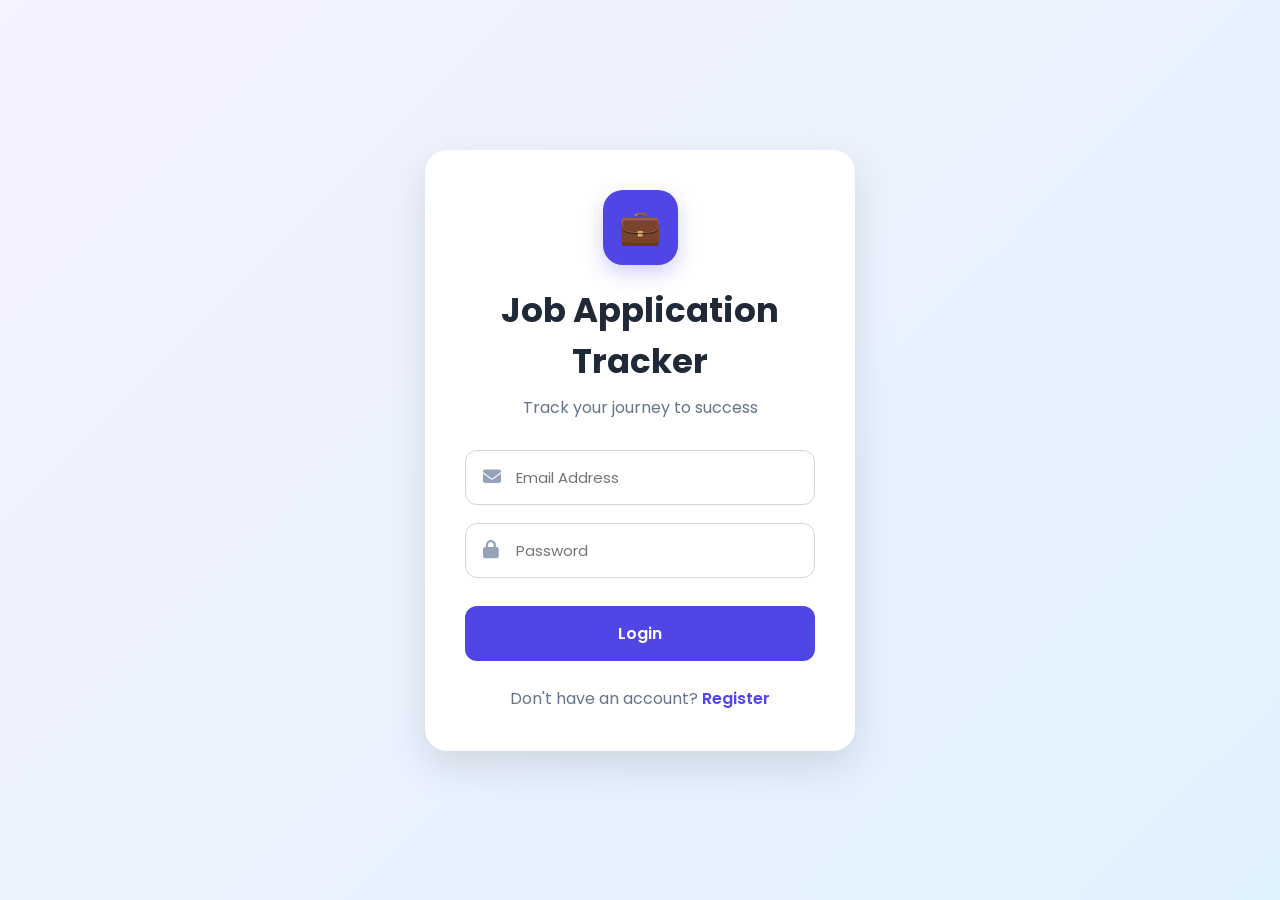
<file: frontend/index.html>
<!DOCTYPE html>
<html lang="en">

<head>

    <meta charset="UTF-8">
    <meta name="viewport" content="width=device-width, initial-scale=1.0">

    <title>Job Application Tracker</title>

    <link rel="stylesheet" href="css/style.css">

    <link href="https://fonts.googleapis.com/css2?family=Poppins:wght@300;400;500;600;700&display=swap"
          rel="stylesheet">

    <link rel="stylesheet"
          href="https://cdnjs.cloudflare.com/ajax/libs/font-awesome/6.6.0/css/all.min.css">

</head>

<body>

<div class="container">

    <div class="logo">
        💼
    </div>

    <h1>Job Application Tracker</h1>

    <p class="subtitle">
        Track your journey to success
    </p>

    <form id="loginForm">

        <div class="input-box">

            <i class="fa-solid fa-envelope"></i>

            <input
                    type="email"
                    id="email"
                    placeholder="Email Address"
                    required>

        </div>

        <div class="input-box">

            <i class="fa-solid fa-lock"></i>

            <input
                    type="password"
                    id="password"
                    placeholder="Password"
                    required>

        </div>

        <button type="submit">
            Login
        </button>

    </form>

    <p class="bottom-text">

        Don't have an account?

        <a href="register.html">

            Register

        </a>

    </p>

</div>

<script src="js/config.js"></script>
<script src="js/auth.js"></script>

</body>

</html>
</file>
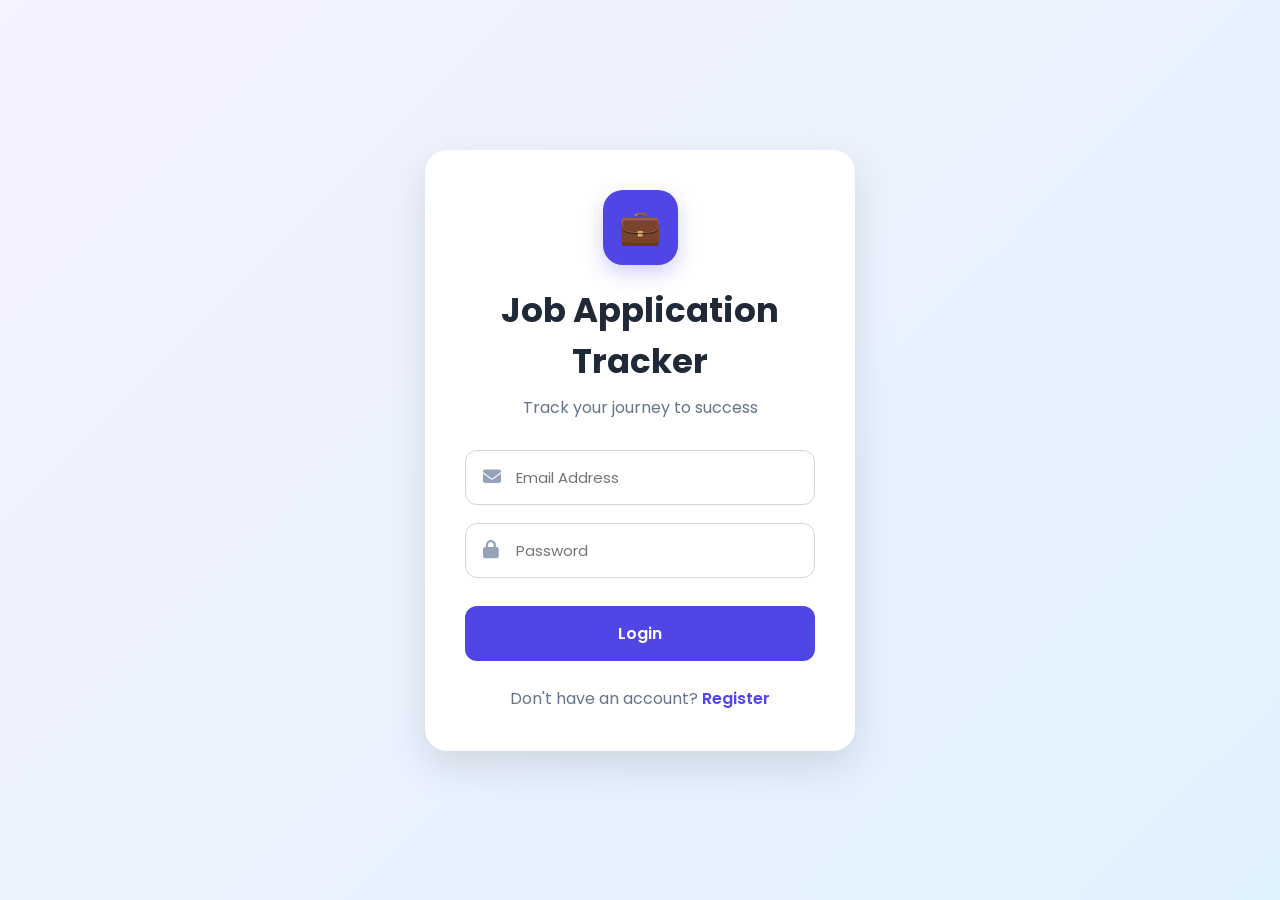
<file: frontend/dashboard.html>
<!DOCTYPE html>
<html lang="en">

<head>
    <meta charset="UTF-8">
    <meta name="viewport" content="width=device-width, initial-scale=1.0">
    <title>Job Application Tracker</title>

    <link rel="stylesheet" href="css/style.css">
</head>

<body class="dashboard-page">

<div class="dashboard">

    <!-- Header -->

    <div class="header">

        <div class="header-title">

            <h1>💼 Job Application Tracker</h1>

            <p class="dashboard-subtitle">
                Track every application and stay organized.
            </p>

        </div>

        <div class="header-buttons">

            <button id="addJobBtn">
                Add Job
            </button>

            <button id="logoutBtn">
                Logout
            </button>

        </div>

    </div>

    <!-- Job Form -->

    <div id="jobFormContainer" style="display:none; margin-bottom:30px;">

        <form id="jobForm">

            <input
                    type="text"
                    id="company"
                    placeholder="Company"
                    required
            >

            <input
                    type="text"
                    id="role"
                    placeholder="Role"
                    required
            >

            <input
                    type="text"
                    id="location"
                    placeholder="Location"
                    required
            >

            <select id="status">

                <option value="Applied">Applied</option>
                <option value="Interview">Interview</option>
                <option value="Selected">Selected</option>
                <option value="Rejected">Rejected</option>

            </select>

            <button type="submit">
                Save Job
            </button>

        </form>

    </div>

    <!-- Search -->

    <div class="search-container">

        <input
                type="text"
                id="search"
                placeholder="🔍 Search by company..."
        >

    </div>

    <!-- Table -->

    <div class="table-container">

        <table>

            <thead>

            <tr>

                <th>Company</th>
                <th>Role</th>
                <th>Location</th>
                <th>Status</th>
                <th>Actions</th>

            </tr>

            </thead>

            <tbody id="jobTableBody">

            </tbody>

        </table>

    </div>

    <!-- Pagination -->

    <div class="pagination">

        <button id="previousBtn">
            Previous
        </button>

        <span id="pageNumber">
            Page 1
        </span>

        <button id="nextBtn">
            Next
        </button>

    </div>

</div>

<script src="js/config.js"></script>
<script src="js/dashboard.js"></script>

</body>

</html>
</file>
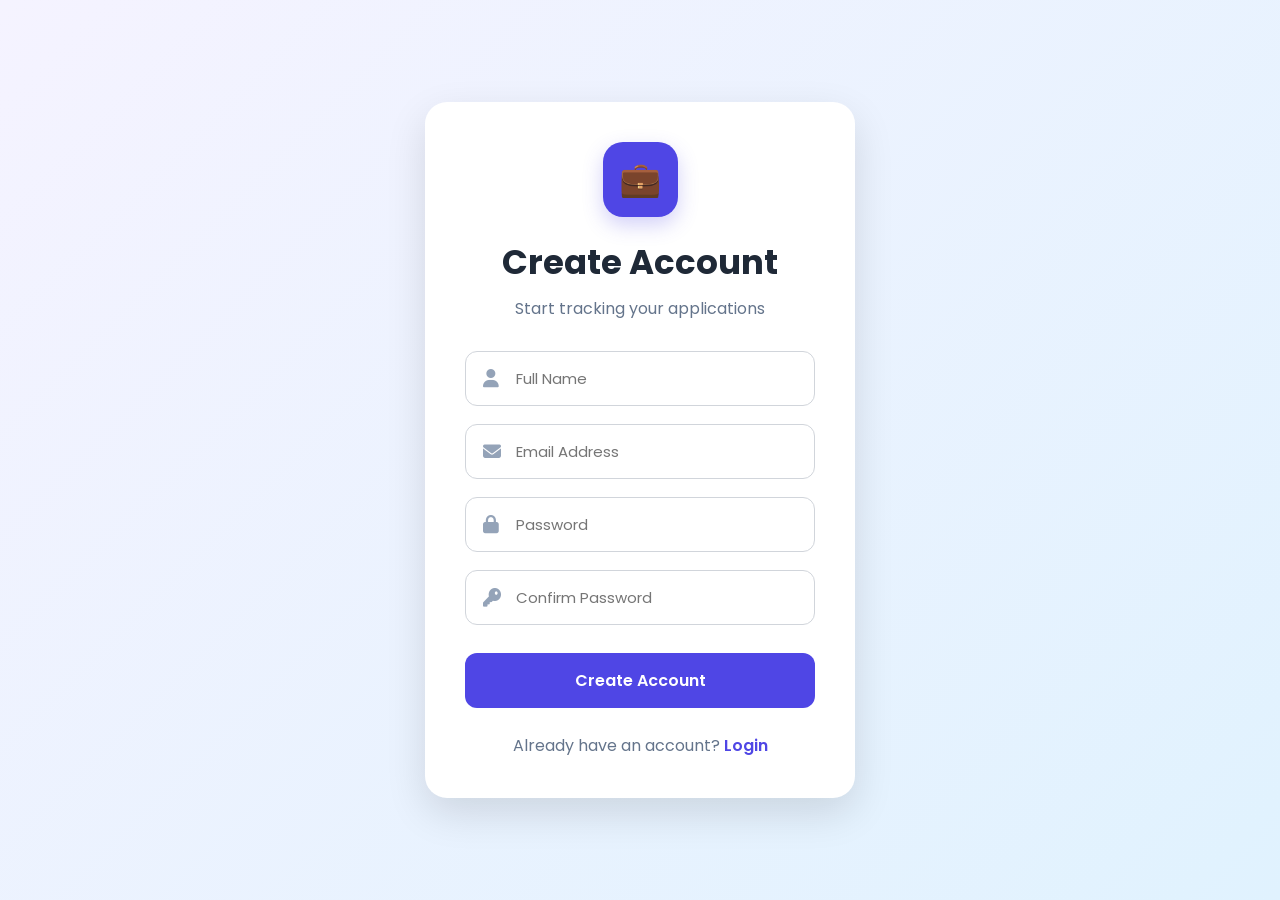
<file: frontend/register.html>
<!DOCTYPE html>
<html lang="en">

<head>

    <meta charset="UTF-8">
    <meta name="viewport" content="width=device-width, initial-scale=1.0">

    <title>Create Account</title>

    <link rel="stylesheet" href="css/style.css">

    <link href="https://fonts.googleapis.com/css2?family=Poppins:wght@300;400;500;600;700&display=swap"
          rel="stylesheet">

    <link rel="stylesheet"
          href="https://cdnjs.cloudflare.com/ajax/libs/font-awesome/6.6.0/css/all.min.css">

</head>

<body>

<div class="container">

    <div class="logo">
        💼
    </div>

    <h1>Create Account</h1>

    <p class="subtitle">
        Start tracking your applications
    </p>

    <form id="registerForm">

        <div class="input-box">

            <i class="fa-solid fa-user"></i>

            <input
                    type="text"
                    id="name"
                    placeholder="Full Name"
                    required>

        </div>

        <div class="input-box">

            <i class="fa-solid fa-envelope"></i>

            <input
                    type="email"
                    id="email"
                    placeholder="Email Address"
                    required>

        </div>

        <div class="input-box">

            <i class="fa-solid fa-lock"></i>

            <input
                    type="password"
                    id="password"
                    placeholder="Password"
                    required>

        </div>

        <div class="input-box">

            <i class="fa-solid fa-key"></i>

            <input
                    type="password"
                    id="confirmPassword"
                    placeholder="Confirm Password"
                    required>

        </div>

        <button type="submit">

            Create Account

        </button>

    </form>

    <p class="bottom-text">

        Already have an account?

        <a href="index.html">

            Login

        </a>

    </p>

</div>

<script src="js/config.js"></script>
<script src="js/auth.js"></script>

</body>

</html>
</file>
<file: frontend/css/style.css>
@import url('https://fonts.googleapis.com/css2?family=Poppins:wght@300;400;500;600;700&display=swap');

*{
    margin:0;
    padding:0;
    box-sizing:border-box;
    font-family:'Poppins',sans-serif;
}

body{

    min-height:100vh;

    display:flex;

    justify-content:center;

    align-items:center;

    overflow:hidden;

    background:linear-gradient(
        -45deg,
        #eef2ff,
        #dbeafe,
        #ede9fe,
        #e0f2fe,
        #f5f3ff
    );

    background-size:400% 400%;

    animation:gradientBG 18s ease infinite;

}

.container{

    width:430px;

    background:white;

    padding:40px;

    border-radius:22px;

    box-shadow:0 15px 40px rgba(0,0,0,.12);

}

.logo{

    width:75px;

    height:75px;

    background:#4f46e5;

    color:white;

    margin:0 auto 20px;

    display:flex;

    justify-content:center;

    align-items:center;

    border-radius:20px;

    font-size:34px;

    box-shadow:0 8px 20px rgba(79,70,229,.25);

}

h1{

    text-align:center;

    color:#1f2937;

    font-size:34px;

    font-weight:700;

}

.subtitle{

    text-align:center;

    color:#64748b;

    margin-top:8px;

    margin-bottom:30px;

}

form{

    display:flex;

    flex-direction:column;

    gap:18px;

}

.input-box{

    position:relative;

}

.input-box i{

    position:absolute;

    left:18px;

    top:50%;

    transform:translateY(-50%);

    color:#94a3b8;

    font-size:18px;

}

.input-box input{

    width:100%;

    padding:15px 18px 15px 50px;

    border:1px solid #d1d5db;

    border-radius:12px;

    outline:none;

    font-size:15px;

    transition:.3s;

}

.input-box input:focus{

    border-color:#4f46e5;

    box-shadow:0 0 0 3px rgba(79,70,229,.15);

}

button{

    width:100%;

    margin-top:10px;

    padding:15px;

    border:none;

    border-radius:12px;

    background:#4f46e5;

    color:white;

    font-size:16px;

    font-weight:600;

    cursor:pointer;

    transition:.3s;

}

button:hover{

    background:#4338ca;

}

.bottom-text{

    text-align:center;

    margin-top:25px;

    color:#64748b;

}

.bottom-text a{

    color:#4f46e5;

    text-decoration:none;

    font-weight:600;

}

.bottom-text a:hover{

    text-decoration:underline;

}

@media(max-width:500px){

.container{

width:90%;

padding:30px;

}

h1{

font-size:28px;

}

}

/* ===========================
   DASHBOARD STYLES
=========================== */

body.dashboard-page{
    display:block;
    background:#f4f7fb;
    min-height:100vh;
}

/* Main Container */

.dashboard{

    max-width:1100px;

    margin:40px auto;

    background:white;

    padding:30px;

    border-radius:20px;

    box-shadow:0 10px 30px rgba(0,0,0,.08);

}

/* Header */

.dashboard .header{

    display:flex;

    justify-content:space-between;

    align-items:center;

    margin-bottom:30px;

}

.dashboard .header h1{

    margin:0;

    text-align:left;

    font-size:32px;

}

/* Buttons */

.dashboard button{

    width:auto;

    margin-top:0;

    padding:12px 24px;

}

.header-buttons{

    display:flex;

    gap:12px;

}

/* Job Form */

.dashboard #jobForm{

    display:grid;

    grid-template-columns:repeat(2,1fr);

    gap:15px;

}

.dashboard #jobForm input,
.dashboard #jobForm select{

    width:100%;

    padding:12px;

    border:1px solid #ddd;

    border-radius:10px;

    font-size:15px;

}

.dashboard #jobForm button{

    grid-column:span 2;

    justify-self:start;

}

/* Search */

.search-container{

    margin:25px 0;

}

.search-container input{

    width:320px;

    padding:12px;

    border:1px solid #ddd;

    border-radius:10px;

    font-size:15px;

}

/* Table */

table{

    width:100%;

    border-collapse:collapse;

}

thead{

    background:#4f46e5;

    color:white;

}

th{

    padding:14px;

    text-align:left;

}

td{

    padding:14px;

    border-bottom:1px solid #e5e7eb;

}

tbody tr:hover{

    background:#f8fafc;

}

/* Status Badges */

.status{

    display:inline-block;

    padding:6px 12px;

    border-radius:20px;

    color:white;

    font-size:13px;

    font-weight:600;

}

.status.applied{

    background:#3b82f6;

}

.status.interview{

    background:#f59e0b;

}

.status.selected{

    background:#22c55e;

}

.status.rejected{

    background:#ef4444;

}

/* Edit/Delete Buttons */

.edit-btn,
.delete-btn{

    width:auto !important;

    padding:8px 14px;

    margin-right:8px;

}

.edit-btn{

    background:#2563eb;

}

.delete-btn{

    background:#dc2626;

}

/* Pagination */

.pagination{

    margin-top:30px;

    display:flex;

    justify-content:center;

    align-items:center;

    gap:20px;

}

.pagination button{

    width:120px;

}

/* Mobile */

@media(max-width:768px){

.dashboard{

margin:20px;

padding:20px;

}

.dashboard .header{

flex-direction:column;

align-items:flex-start;

gap:15px;

}

.dashboard #jobForm{

grid-template-columns:1fr;

}

.dashboard #jobForm button{

grid-column:auto;

}

.search-container input{

width:100%;

}

}

@keyframes gradientBG{

0%{

background-position:0% 50%;

}

25%{

background-position:50% 100%;

}

50%{

background-position:100% 50%;

}

75%{

background-position:50% 0%;

}

100%{

background-position:0% 50%;

}

}
</file>
